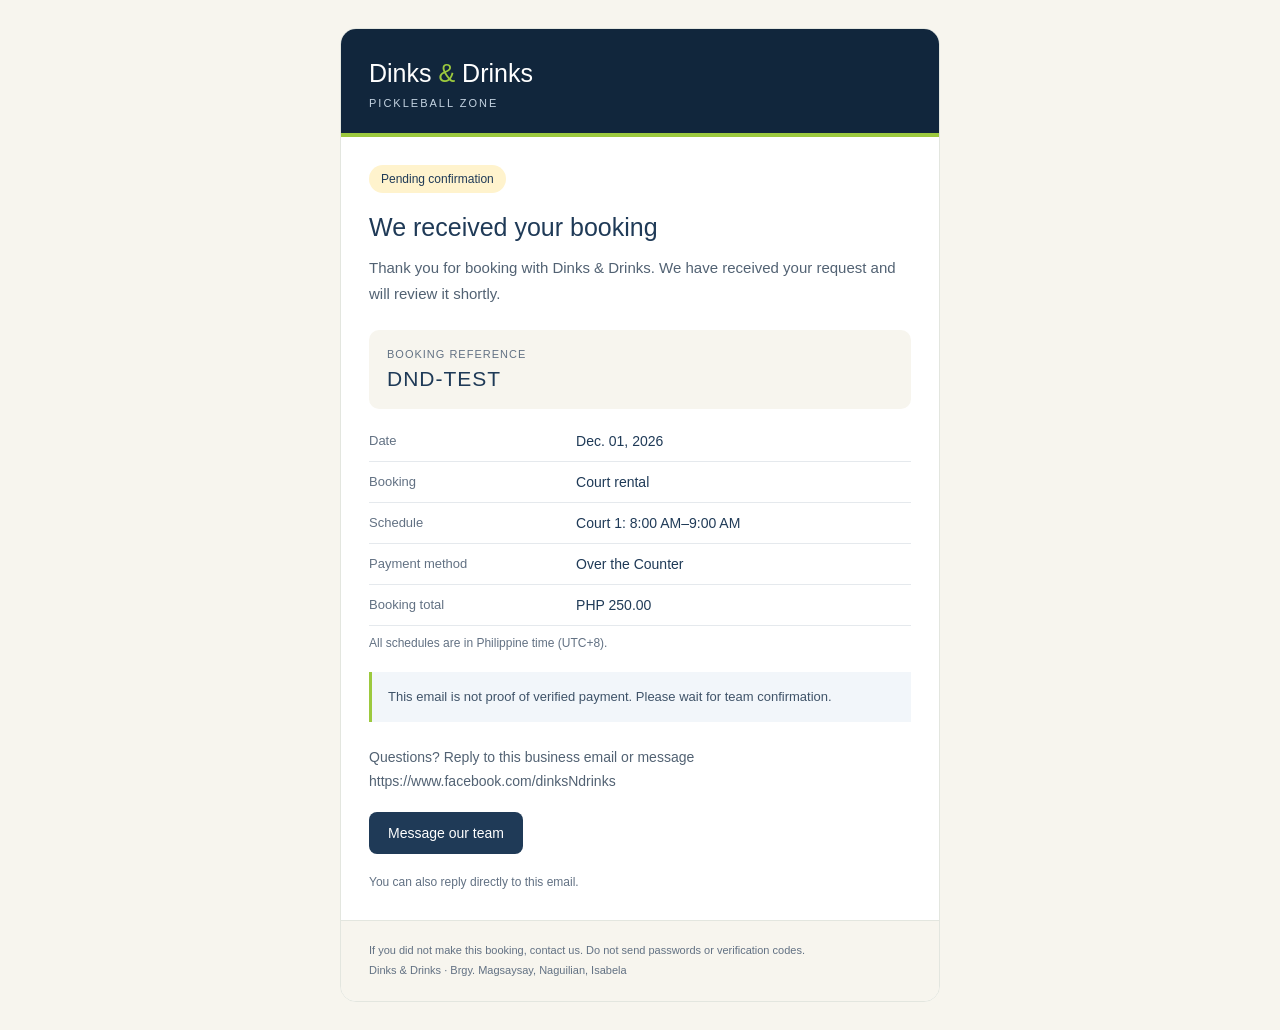
<file: integrations/google-apps-script/email-preview.html>
<!doctype html><html lang="en"><head><meta charset="utf-8"><meta name="viewport" content="width=device-width,initial-scale=1"></head><body style="margin:0;padding:0;background:#f7f5ee;color:#1f3a57;font-family:Arial,Helvetica,sans-serif;font-weight:400"><div style="display:none;font-size:1px;line-height:1px;max-height:0;overflow:hidden">Booking received — pending confirmation · DND-TEST</div><table role="presentation" width="100%" cellpadding="0" cellspacing="0" style="background:#f7f5ee"><tr><td align="center" style="padding:28px 12px"><table role="presentation" width="600" cellpadding="0" cellspacing="0" style="width:100%;max-width:600px;background:#ffffff;border:1px solid #e3e6df;border-radius:16px;overflow:hidden"><tr><td style="background:#11263c;padding:28px 28px 24px;border-bottom:4px solid #9cc93e"><p style="margin:0;color:#ffffff;font-size:25px;line-height:1.3">Dinks <span style="color:#9cc93e">&amp;</span> Drinks</p><p style="margin:7px 0 0;color:#c5d4e2;font-size:11px;letter-spacing:2px">PICKLEBALL ZONE</p></td></tr><tr><td style="padding:28px"><span style="display:inline-block;background:#fff3cd;color:#1f3a57;padding:7px 12px;border-radius:20px;font-size:12px">Pending confirmation</span><h1 style="margin:18px 0 12px;font-size:25px;line-height:1.3;font-weight:400;color:#1f3a57">We received your booking</h1><p style="margin:0 0 24px;font-size:15px;line-height:1.7;color:#526273">Thank you for booking with Dinks &amp; Drinks. We have received your request and will review it shortly.</p><div style="background:#f7f5ee;border-radius:10px;padding:18px;margin-bottom:12px"><p style="margin:0 0 7px;font-size:11px;letter-spacing:1px;color:#627183">BOOKING REFERENCE</p><p style="margin:0;font-size:21px;letter-spacing:1px;color:#1f3a57">DND-TEST</p></div><table role="presentation" width="100%" cellpadding="0" cellspacing="0"><tr><td style="padding:12px 0;border-bottom:1px solid #e5e9ed;width:36%;font-size:13px;color:#627183;vertical-align:top">Date</td><td style="padding:12px 0 12px 12px;border-bottom:1px solid #e5e9ed;font-size:14px;color:#1f3a57;vertical-align:top;overflow-wrap:anywhere">Dec. 01, 2026</td></tr><tr><td style="padding:12px 0;border-bottom:1px solid #e5e9ed;width:36%;font-size:13px;color:#627183;vertical-align:top">Booking</td><td style="padding:12px 0 12px 12px;border-bottom:1px solid #e5e9ed;font-size:14px;color:#1f3a57;vertical-align:top;overflow-wrap:anywhere">Court rental</td></tr><tr><td style="padding:12px 0;border-bottom:1px solid #e5e9ed;width:36%;font-size:13px;color:#627183;vertical-align:top">Schedule</td><td style="padding:12px 0 12px 12px;border-bottom:1px solid #e5e9ed;font-size:14px;color:#1f3a57;vertical-align:top;overflow-wrap:anywhere">Court 1: 8:00 AM–9:00 AM</td></tr><tr><td style="padding:12px 0;border-bottom:1px solid #e5e9ed;width:36%;font-size:13px;color:#627183;vertical-align:top">Payment method</td><td style="padding:12px 0 12px 12px;border-bottom:1px solid #e5e9ed;font-size:14px;color:#1f3a57;vertical-align:top;overflow-wrap:anywhere">Over the Counter</td></tr><tr><td style="padding:12px 0;border-bottom:1px solid #e5e9ed;width:36%;font-size:13px;color:#627183;vertical-align:top">Booking total</td><td style="padding:12px 0 12px 12px;border-bottom:1px solid #e5e9ed;font-size:14px;color:#1f3a57;vertical-align:top;overflow-wrap:anywhere">PHP 250.00</td></tr></table><p style="margin:10px 0 22px;font-size:12px;color:#627183">All schedules are in Philippine time (UTC+8).</p><div style="background:#f2f6fa;border-left:3px solid #9cc93e;padding:14px 16px;font-size:13px;line-height:1.7;color:#3f5368">This email is not proof of verified payment. Please wait for team confirmation.</div><p style="margin:24px 0 18px;font-size:14px;line-height:1.7;color:#526273">Questions? Reply to this business email or message https://www.facebook.com/dinksNdrinks</p><table role="presentation" cellpadding="0" cellspacing="0"><tr><td style="border-radius:8px;background:#1f3a57"><a href="https://www.facebook.com/dinksNdrinks" style="display:inline-block;padding:13px 19px;color:#ffffff;font-size:14px;text-decoration:none">Message our team</a></td></tr></table><p style="margin:18px 0 0;font-size:12px;line-height:1.7;color:#627183">You can also reply directly to this email.</p></td></tr><tr><td style="padding:20px 28px;background:#f7f5ee;border-top:1px solid #e3e6df;font-size:11px;line-height:1.8;color:#627183">If you did not make this booking, contact us. Do not send passwords or verification codes.<br>Dinks &amp; Drinks · Brgy. Magsaysay, Naguilian, Isabela</td></tr></table></td></tr></table></body></html>
</file>
